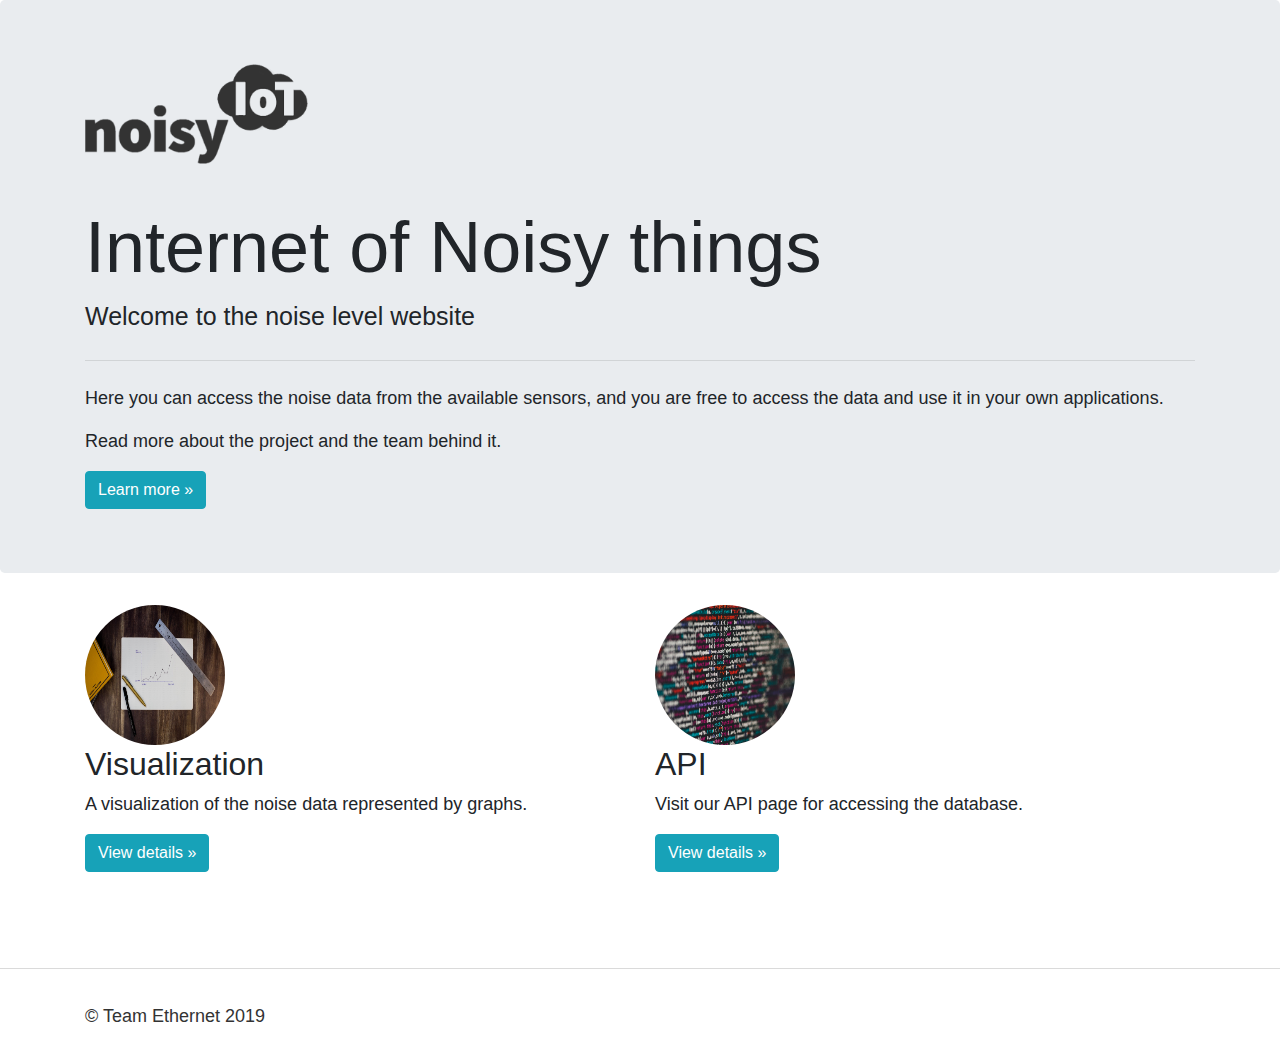
<file: index.html>
<!DOCTYPE html>
<html>

<head>
   <script src="https://code.jquery.com/jquery-3.3.1.slim.min.js"
      integrity="sha384-q8i/X+965DzO0rT7abK41JStQIAqVgRVzpbzo5smXKp4YfRvH+8abtTE1Pi6jizo"
      crossorigin="anonymous"></script>
   <script src="https://cdnjs.cloudflare.com/ajax/libs/popper.js/1.14.7/umd/popper.min.js"
      integrity="sha384-UO2eT0CpHqdSJQ6hJty5KVphtPhzWj9WO1clHTMGa3JDZwrnQq4sF86dIHNDz0W1"
      crossorigin="anonymous"></script>
   <script src="https://stackpath.bootstrapcdn.com/bootstrap/4.3.1/js/bootstrap.min.js"
      integrity="sha384-JjSmVgyd0p3pXB1rRibZUAYoIIy6OrQ6VrjIEaFf/nJGzIxFDsf4x0xIM+B07jRM"
      crossorigin="anonymous"></script>
   <link rel="stylesheet" href="https://stackpath.bootstrapcdn.com/bootstrap/4.3.1/css/bootstrap.min.css"
      integrity="sha384-ggOyR0iXCbMQv3Xipma34MD+dH/1fQ784/j6cY/iJTQUOhcWr7x9JvoRxT2MZw1T" crossorigin="anonymous">
   <link rel="stylesheet" href="https://use.fontawesome.com/releases/v5.8.1/css/all.css"
      integrity="sha384-50oBUHEmvpQ+1lW4y57PTFmhCaXp0ML5d60M1M7uH2+nqUivzIebhndOJK28anvf" crossorigin="anonymous">
   <link rel="stylesheet" href="style.css">
   <meta name="viewport" content="width=device-width, initial-scale=1, shrink-to-fit=no">
   <meta charset="utf-8">
   <title>Internet of Noisy things</title>
   <link rel="icon" href="images/small-logo.ico" />
</head>

<body>
   <main role="main">
      <div class="jumbotron">
         <div class="container marketing">
            <img class="logo" src="images/noisyIoP_logo.png" alt="noisyIoT">
            <h1 class="display-3">Internet of Noisy things</h1>
            <p class="lead">Welcome to the noise level website</p>
            <hr class="my-4">
            <p>
               <font size="4">Here you can access the noise data from the available sensors, and you are free to access
                  the data and use it in your own applications.
            </p>
            <p>Read more about the project and the team behind it.</p>
            <a class="btn btn-info" href="https://team-ethernet.github.io/" title="Check out our team site"
               target="_blank" role="button">Learn more &raquo;</a>
         </div>
      </div>
      <div class="container marketing">
         <div class="row">
            <div class="col-md-6 colpadding col-sm-12">
               <img class="roundimage" src="images/graph_better.jpg" alt="">
               <h2>Visualization</h2>
               <p>A visualization of the noise data represented by graphs.</p>
               <p><a class="btn btn-info" href="visual.html" role="button">View details &raquo;</a></p>
            </div>
            <div class="col-md-6 colpadding col-sm-12">
               <img class="roundimage" src="images/data_better.jpg" alt="">
               <h2>API</h2>
               <p>Visit our API page for accessing the database.</p>
               <p><a class="btn btn-info" href="api.html" role="button">View details &raquo;</a></p>
            </div>
         </div>
      </div>
      <footer>
         <div class="container">
            <div class="row">
               <div class="col-sm-10">© Team Ethernet 2019</div>
               <div class="col-sm-2 giticon"><a href="https://github.com/team-ethernet" title="Check out our github"
                     target="_blank"><i class="fab fa-github"></i></a></div>
            </div>
         </div>
      </footer>
   </main>
</body>

</html>
</file>
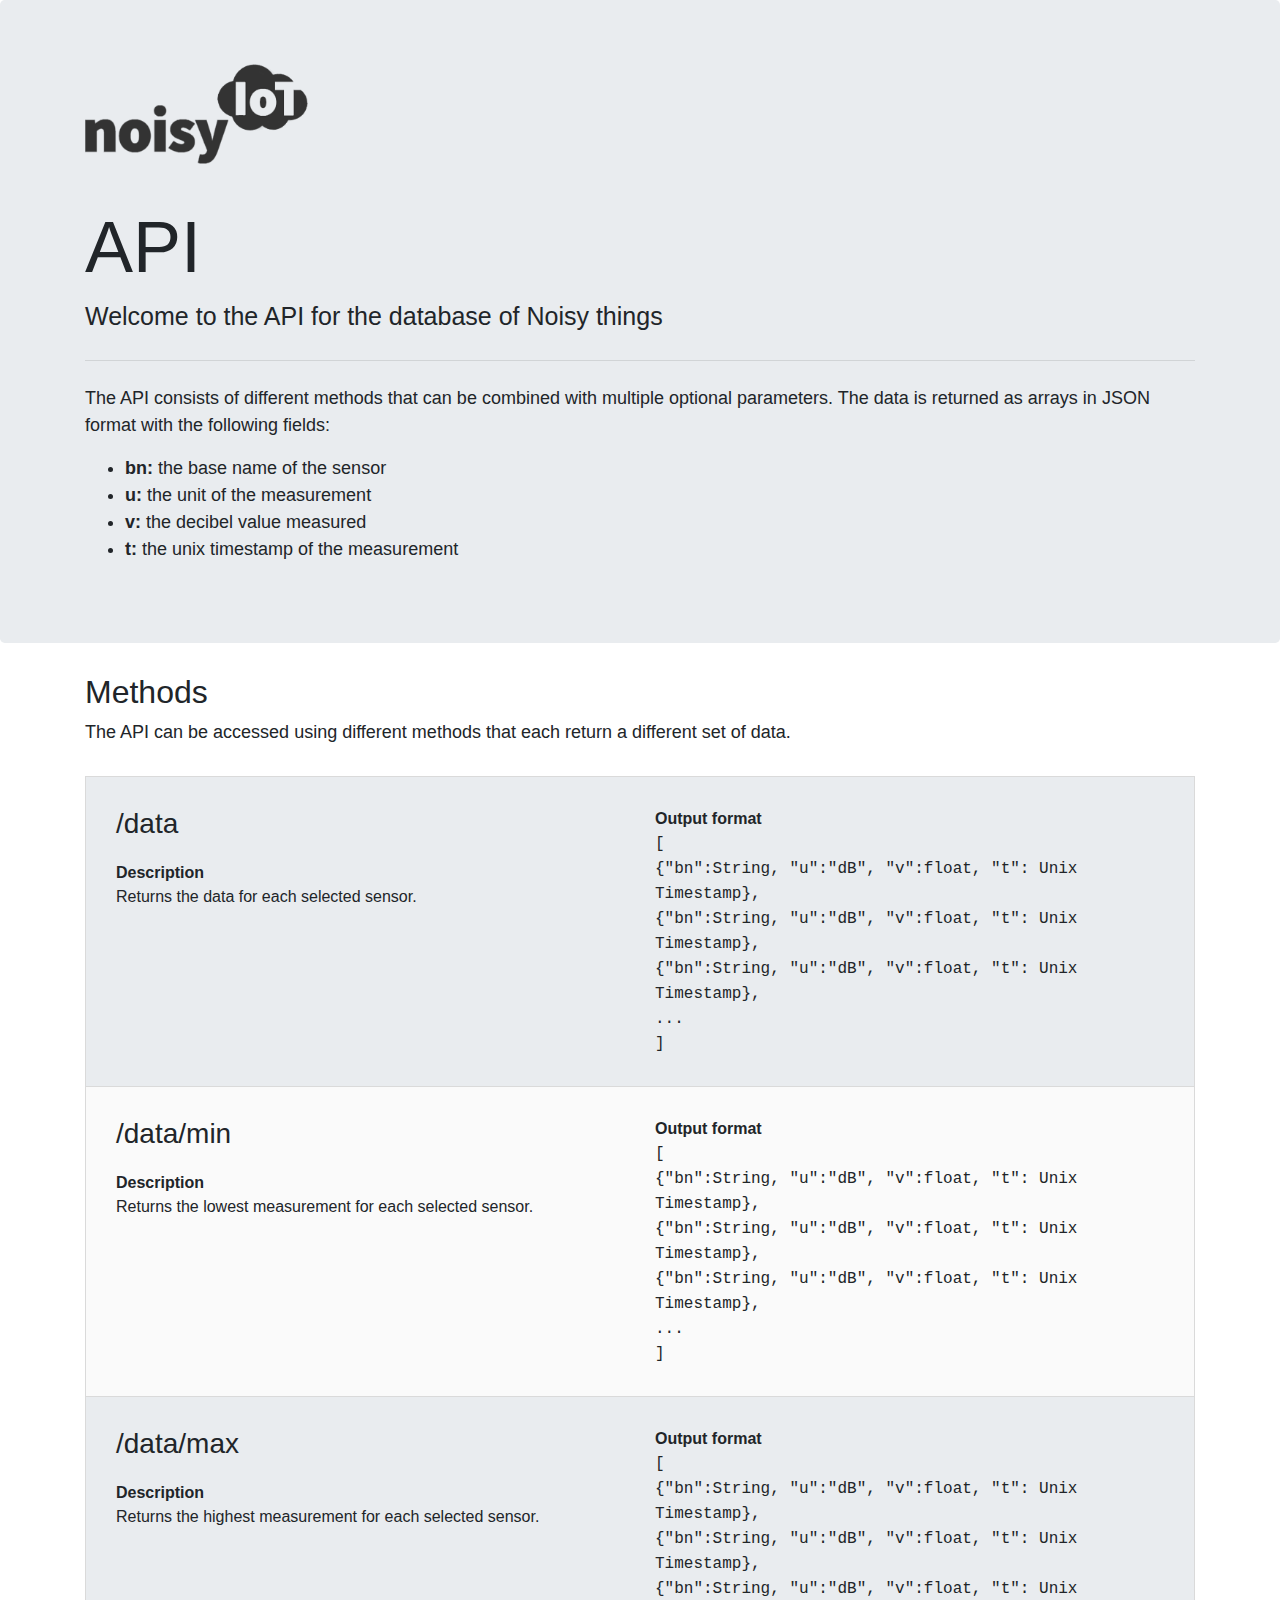
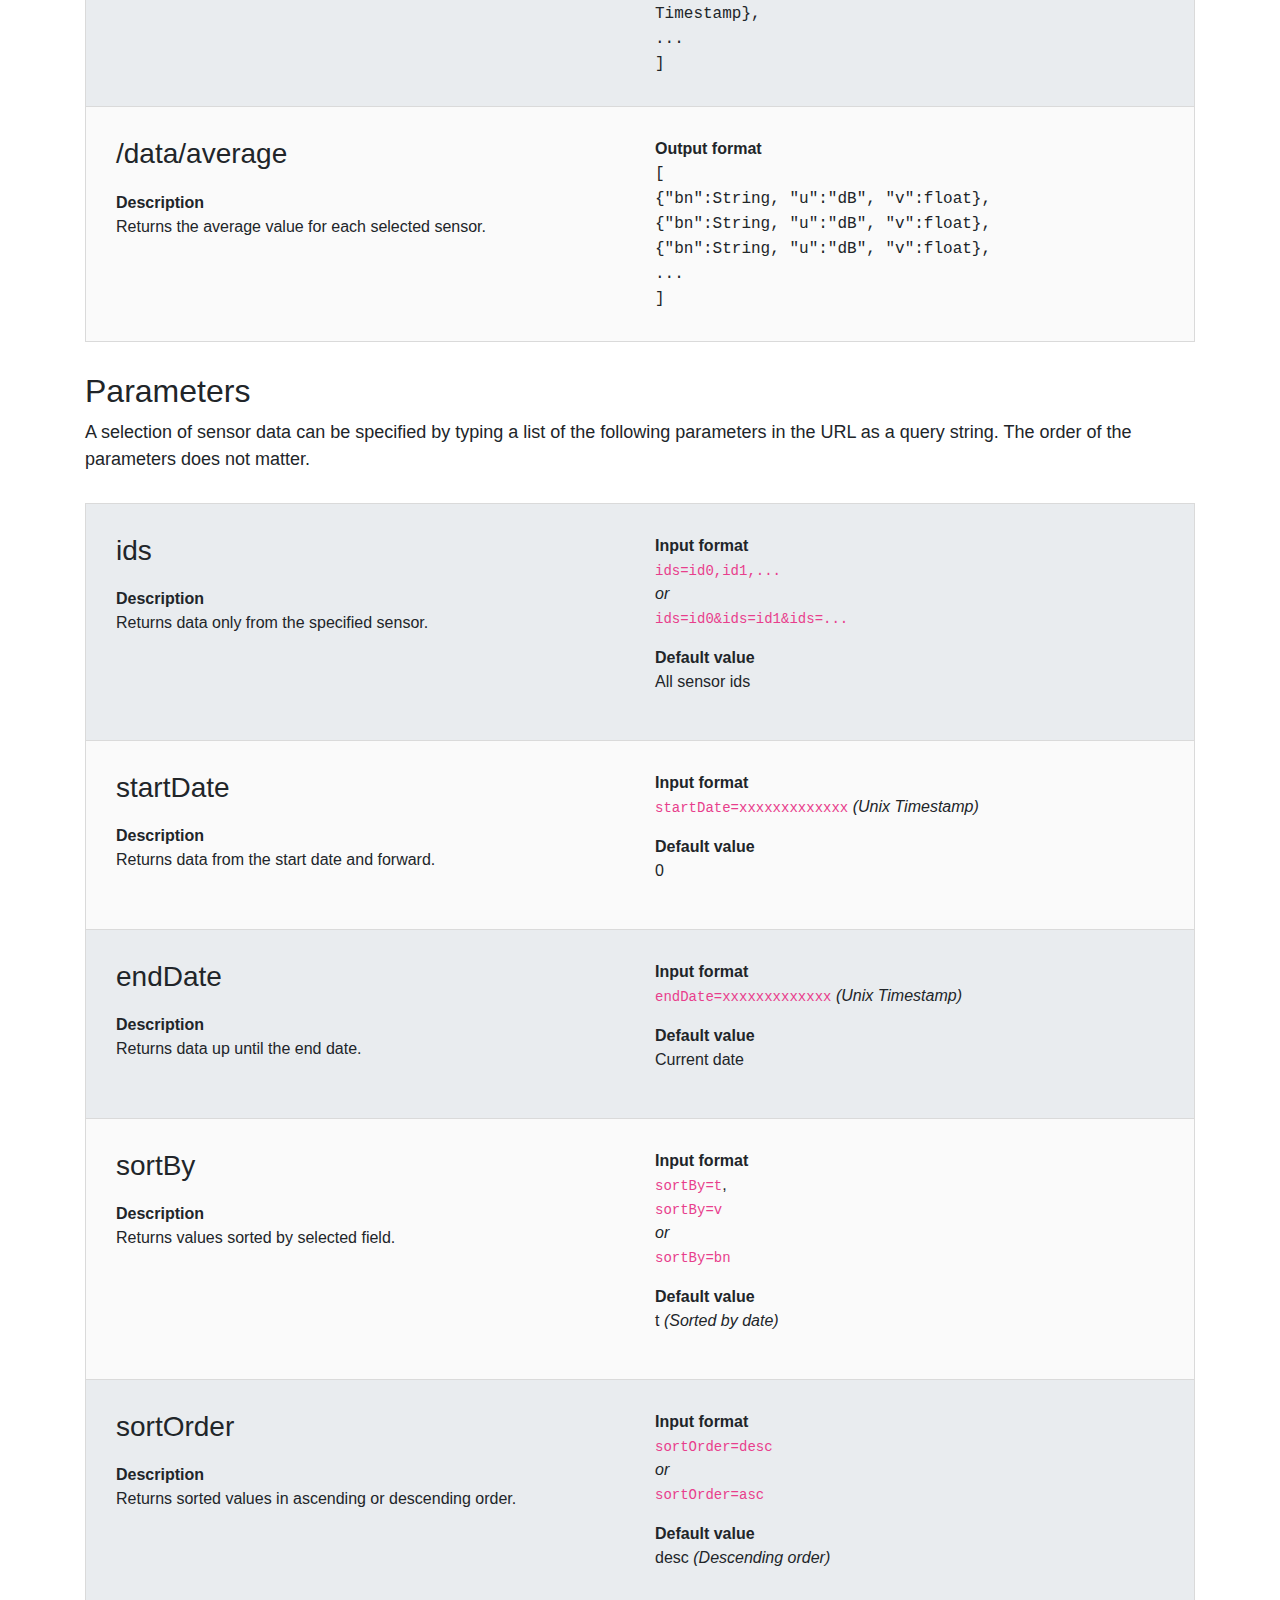
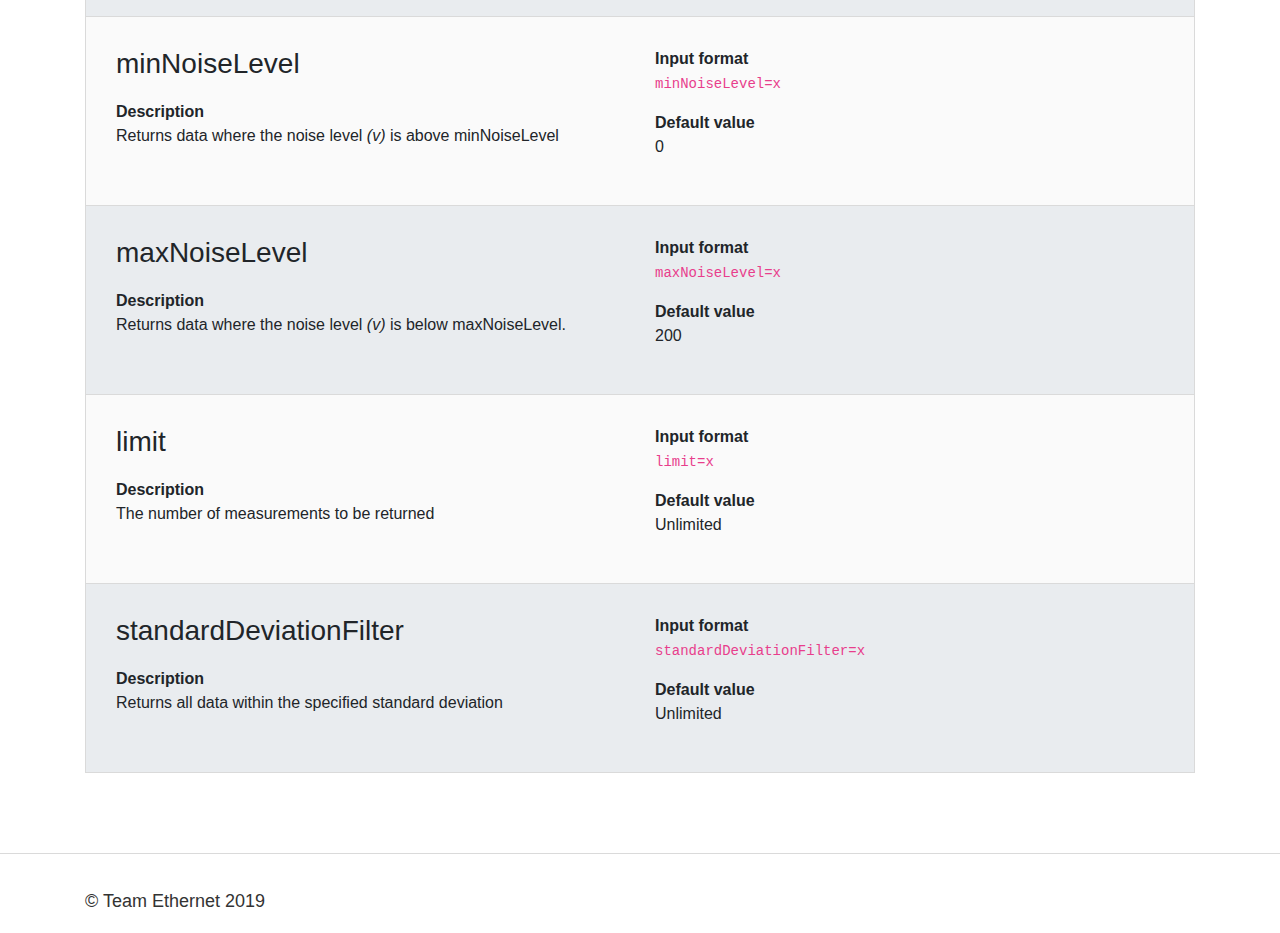
<file: api.html>
<!DOCTYPE html>
<html>

<head>
	<script src="https://code.jquery.com/jquery-3.3.1.slim.min.js"
		integrity="sha384-q8i/X+965DzO0rT7abK41JStQIAqVgRVzpbzo5smXKp4YfRvH+8abtTE1Pi6jizo"
		crossorigin="anonymous"></script>
	<script src="https://cdnjs.cloudflare.com/ajax/libs/popper.js/1.14.7/umd/popper.min.js"
		integrity="sha384-UO2eT0CpHqdSJQ6hJty5KVphtPhzWj9WO1clHTMGa3JDZwrnQq4sF86dIHNDz0W1"
		crossorigin="anonymous"></script>
	<script src="https://stackpath.bootstrapcdn.com/bootstrap/4.3.1/js/bootstrap.min.js"
		integrity="sha384-JjSmVgyd0p3pXB1rRibZUAYoIIy6OrQ6VrjIEaFf/nJGzIxFDsf4x0xIM+B07jRM"
		crossorigin="anonymous"></script>
	<link rel="stylesheet" href="https://stackpath.bootstrapcdn.com/bootstrap/4.3.1/css/bootstrap.min.css"
		integrity="sha384-ggOyR0iXCbMQv3Xipma34MD+dH/1fQ784/j6cY/iJTQUOhcWr7x9JvoRxT2MZw1T" crossorigin="anonymous">
	<link rel="stylesheet" href="https://use.fontawesome.com/releases/v5.8.1/css/all.css"
		integrity="sha384-50oBUHEmvpQ+1lW4y57PTFmhCaXp0ML5d60M1M7uH2+nqUivzIebhndOJK28anvf" crossorigin="anonymous">
	<link rel="stylesheet" href="style.css">
	<meta name="viewport" content="width=device-width, initial-scale=1, shrink-to-fit=no">
	<meta charset="utf-8">
	<title>API of Noisy things</title>
	<link rel="icon" href="images/small-logo.ico" />
</head>

<body>
	<main role="main">
		<div class="jumbotron apijumbo">
			<div class="container">
				<a href="index.html"><img class="logo" src="images/noisyIoP_logo.png" alt="noisyIoT"></a>
				<h1 class="display-3">API</h1>
				<p class="lead">Welcome to the API for the database of Noisy things</p>
				<hr class="my-4">
				<p>
					<font size="4">The API consists of different methods that can be combined with multiple optional
						parameters. The data is returned as arrays in JSON format with the following fields:<br>
						<ul>
							<li><strong>bn:</strong> the base name of the sensor</li>
							<li><strong>u:</strong> the unit of the measurement</li>
							<li><strong>v:</strong> the decibel value measured</li>
							<li><strong>t:</strong> the unix timestamp of the measurement</li>
						</ul>
					</font>
				</p>
			</div>
		</div>
		<div class="container apibody">
			<div class="apihead">
				<h2>Methods</h2>
				<font size="4">The API can be accessed using different methods that each return a different set of data.
				</font>
			</div>
			<div class="apirow even">
				<div class="row">
					<div class="col-md-6">
						<h3>/data</h3>
						<strong>Description</strong>
						<p>Returns the data for each selected sensor.</p>
					</div>
					<div class="col-md-6">
						<strong>Output format</strong><br>
						<samp>
							[<br>{"bn":String, "u":"dB", "v":float, "t": Unix Timestamp},<br>{"bn":String, "u":"dB",
							"v":float, "t": Unix Timestamp},<br>{"bn":String, "u":"dB", "v":float, "t": Unix
							Timestamp},<br>...<br>]
						</samp>
					</div>
				</div>
			</div>
			<div class="apirow">
				<div class="row">
					<div class="col-md-6">
						<h3>/data/min</h3>
						<strong>Description</strong>
						<p>Returns the lowest measurement for each selected sensor.</p>
					</div>
					<div class="col-md-6">
						<strong>Output format</strong><br>
						<samp>
							[<br>{"bn":String, "u":"dB", "v":float, "t": Unix Timestamp},<br>{"bn":String, "u":"dB",
							"v":float, "t": Unix Timestamp},<br>{"bn":String, "u":"dB", "v":float, "t": Unix
							Timestamp},<br>...<br>]
						</samp>
					</div>
				</div>
			</div>
			<div class="apirow even">
				<div class="row">
					<div class="col-md-6">
						<h3>/data/max</h3>
						<strong>Description</strong>
						<p>Returns the highest measurement for each selected sensor.</p>
					</div>
					<div class="col-md-6">
						<strong>Output format</strong><br>
						<samp>
							[<br>{"bn":String, "u":"dB", "v":float, "t": Unix Timestamp},<br>{"bn":String, "u":"dB",
							"v":float, "t": Unix Timestamp},<br>{"bn":String, "u":"dB", "v":float, "t": Unix
							Timestamp},<br>...<br>]
						</samp>
					</div>
				</div>
			</div>
			<div class="apirow last">
				<div class="row">
					<div class="col-md-6">
						<h3>/data/average</h3>
						<strong>Description</strong>
						<p>Returns the average value for each selected sensor.</p>
					</div>
					<div class="col-md-6">
						<strong>Output format</strong><br>
						<samp>
							[<br>{"bn":String, "u":"dB", "v":float},<br>{"bn":String, "u":"dB",
							"v":float},<br>{"bn":String, "u":"dB", "v":float},<br>...<br>]
						</samp>
					</div>
				</div>
			</div>
			<div class="apihead">
				<h2>Parameters</h2>
				<font size="4">A selection of sensor data can be specified by typing a list of the following parameters
					in the URL as a query string. The order of the parameters does not matter.</font>
			</div>
			<div class="apirow even">
				<div class="row">
					<div class="col-sm-6">
						<h3>ids</h3>
						<strong>Description</strong>
						<p>Returns data only from the specified sensor.</p>
					</div>
					<div class="col-sm-6">
						<strong>Input
							format</strong><br><code>ids=id0,id1,...</code><br><i>or</i><br><code>ids=id0&ids=id1&ids=...</code>
						</p>
						<strong>Default value</strong><br>
						<p>All sensor ids</p>
					</div>
				</div>
			</div>
			<div class="apirow">
				<div class="row">
					<div class="col-sm-6">
						<h3>startDate</h3>
						<strong>Description</strong>
						<p>Returns data from the start date and forward.</p>
					</div>
					<div class="col-sm-6">
						<strong>Input format</strong><br><code>startDate=xxxxxxxxxxxxx</code> <i>(Unix Timestamp)</i>
						</p>
						<strong>Default value</strong><br>
						<p>0</p>
					</div>
				</div>
			</div>
			<div class="apirow even">
				<div class="row">
					<div class="col-sm-6">
						<h3>endDate</h3>
						<strong>Description</strong>
						<p>Returns data up until the end date.</p>
					</div>
					<div class="col-sm-6">
						<strong>Input format</strong><br>
						<p><code>endDate=xxxxxxxxxxxxx</code> <i>(Unix Timestamp)</i></p>
						<strong>Default value</strong><br>Current date</p>
					</div>
				</div>
			</div>
			<div class="apirow">
				<div class="row">
					<div class="col-sm-6">
						<h3>sortBy</h3>
						<strong>Description</strong>
						<p>Returns values sorted by selected field.</p>
					</div>
					<div class="col-sm-6">
						<strong>Input
							format</strong><br><code>sortBy=t</code>,<br><code>sortBy=v</code><br><i>or</i><br><code>sortBy=bn</code></code>
						</p>
						<strong>Default value</strong>
						<p>t <i>(Sorted by date)</i></p>
					</div>
				</div>
			</div>
			<div class="apirow even">
				<div class="row">
					<div class="col-sm-6">
						<h3>sortOrder</h3>
						<strong>Description</strong>
						<p>Returns sorted values in ascending or descending order.</p>
					</div>
					<div class="col-sm-6">
						<strong>Input format</strong>
						<p><code>sortOrder=desc</code><br><i>or</i><br><code>sortOrder=asc</code></p>
						<strong>Default value</strong>
						<p>desc <i>(Descending order)</i></p>
					</div>
				</div>
			</div>
			<div class="apirow">
				<div class="row">
					<div class="col-sm-6">
						<h3>minNoiseLevel</h3>
						<strong>Description</strong>
						<p>Returns data where the noise level <i>(v)</i> is above minNoiseLevel</p>
					</div>
					<div class="col-sm-6">
						<strong>Input format</strong>
						<p><code>minNoiseLevel=x</code></p>
						<strong>Default value</strong>
						<p>0</p>
					</div>
				</div>
			</div>
			<div class="apirow even">
				<div class="row">
					<div class="col-sm-6">
						<h3>maxNoiseLevel</h3>
						<strong>Description</strong>
						<p>Returns data where the noise level <i>(v)</i> is below maxNoiseLevel.</p>
					</div>
					<div class="col-sm-6">
						<strong>Input format</strong><br>
						<p><code>maxNoiseLevel=x</code></p>
						<strong>Default value</strong>
						<p>200</p>
					</div>
				</div>
			</div>
			<div class="apirow">
				<div class="row">
					<div class="col-sm-6">
						<h3>limit</h3>
						<strong>Description</strong>
						<p>The number of measurements to be returned</p>
					</div>
					<div class="col-sm-6">
						<strong>Input format</strong><br>
						<p><code>limit=x</code></p>
						<strong>Default value</strong>
						<p>Unlimited</p>
					</div>
				</div>
			</div>
			<div class="apirow even last">
				<div class="row">
					<div class="col-sm-6">
						<h3>standardDeviationFilter</h3>
						<strong>Description</strong>
						<p>Returns all data within the specified standard deviation</p>
					</div>
					<div class="col-sm-6">
						<strong>Input format</strong><br>
						<p><code>standardDeviationFilter=x</code></p>
						<strong>Default value</strong>
						<p>Unlimited</p>
					</div>
				</div>
			</div>
		</div>
		<footer>
			<div class="container">
				<div class="row">
					<div class="col-sm-10">© Team Ethernet 2019</div>
					<div class="col-sm-2 giticon"><a href="https://github.com/team-ethernet"
							title="Check out our github" target="_blank"><i class="fab fa-github"></i></a></div>
				</div>
			</div>
		</footer>
	</main>
</body>

</html>
</file>
<file: style.css>
.logo {
    height: 100px;
    margin-bottom: 40px;
}

.roundimage {
    border-radius: 50%;
    height: 140px;
    width: 140px;
}

.lead {
    font-size: 25px;
}

footer {
    border-top: 1px solid #DADADA;
    height: 64px;
    line-height: 64px;
    font-size: 18px;
    color: #333;
    padding: 15px 0;
}

footer .giticon {
    text-align: right;
}

footer .fab {
    font-size: 36px;
    color: #666;
}

footer .fab:hover {
    color: #000;
}

.colpadding {
    padding-bottom: 80px;
}

header {
    border-bottom: 1px solid #DADADA;
    padding: 30px 0;
}

header h1 {
    margin: 0;
    padding: 0;
}

#datepicker {
    width: 100%;
    margin-bottom: 15px;
    height: 38px;
    padding: 5px;
    border-radius: 5px;
    border: 1px solid #C8C8C8;
}

.input-group-text {
	background-color: #E0E0E5;
}

.columntitle {
    margin-bottom: 15px;
}

.form {
    border-bottom: 1px solid #DADADA;
    padding: 30px 0;
    background-color: #E9ECEF;
}

.graphs {
    padding: 30px 0 60px 0;
    min-height: 300px;
}

.graphs h3 {
    margin-bottom: 10px;
}

.graphs canvas {
    margin-bottom: 30px;
}

.sensorselectbox {
    height: 200px;
    background-color: #FFFFFF;
    border: 1px solid #DADADA;
    padding: 12px 15px;
    border-radius: 5px;
}

.form-check {
    margin-bottom: 2px;
}

.nosensors {
    display: none;
    text-align: center;
    margin-top: 45px;
    font-size: 24px;
    color: #999;
    font-style: italic;
}

.homebutton {
    margin-top: 12px;
    font-weight: 600;
}

.sensorselectbox label span {
    height: 12px;
    width: 12px;
    display: inline-block;
    margin-left: 10px;
    border:1px solid #999;
}

.sensorselectbox input {
    margin-right:5px;
}

@media (min-width: 768px) {
    .formcolumn-left {
        padding-right: 30px;
    }
    .formcolumn-right {
        padding-left: 30px;
    }
}

.lead {
 font-size: 25px;
}

.apirow {
	padding: 30px 30px;
	border: 1px solid #DADADA;
	background-color: #FAFAFA;
	border-bottom: 0;
}

.apirow h3 {
	margin-bottom:20px;
}

.apirow.last {
	border-bottom: 1px solid #DADADA;
}

.even {
    background-color: #E9ECEF; 
}

.apihead {
	padding: 30px 0;
}

.apijumbo {
	margin-bottom:0;
}

.apibody {
	margin-bottom:80px;
}

.custom-control-input:checked~.custom-control-label::before {
	border-color: #17a2b8;
	background-color: #17a2b8;
}

.custom-control-input:not(:disabled):active~.custom-control-label::before {
    background-color: #138496;
    border-color: #117a8b;
}

.static-sliding-window{
    display: none;
}

.live{
    float: left;
}

#submit-button{
    margin-top: 10px;
}
</file>
